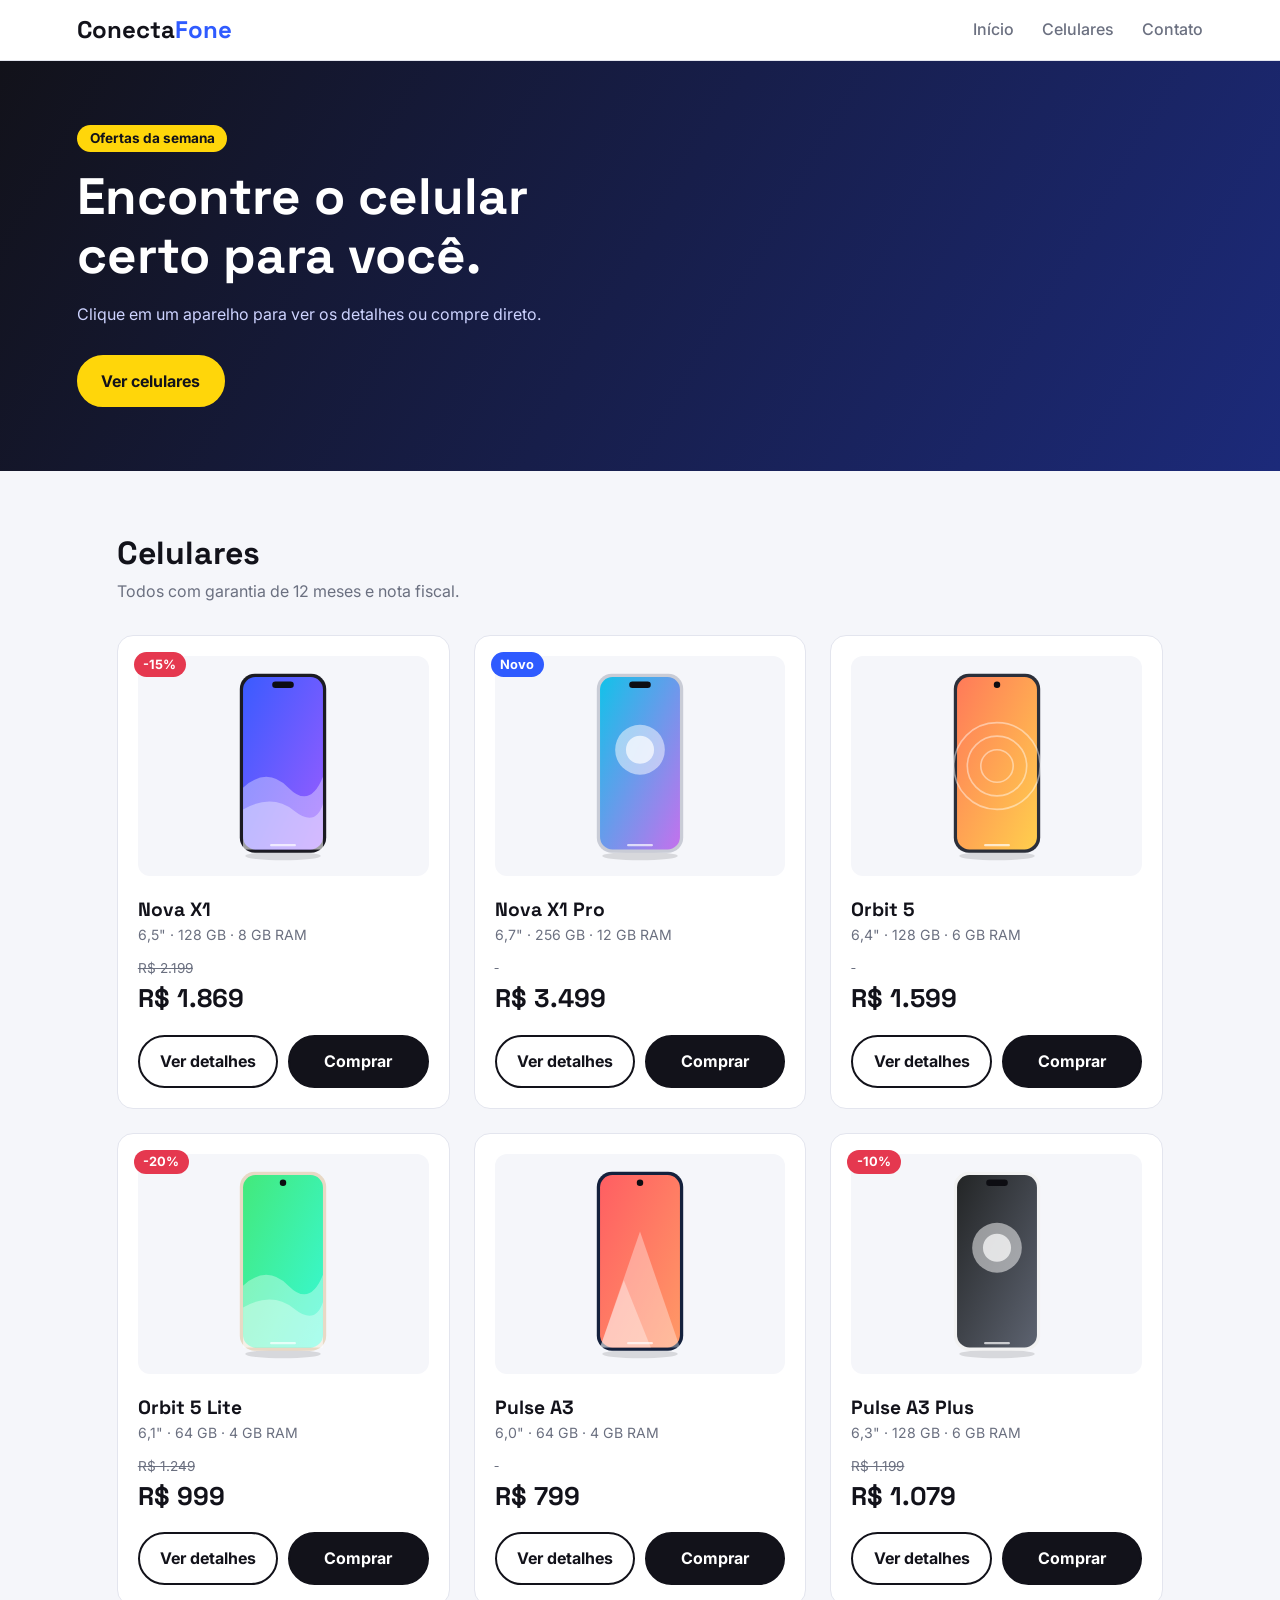
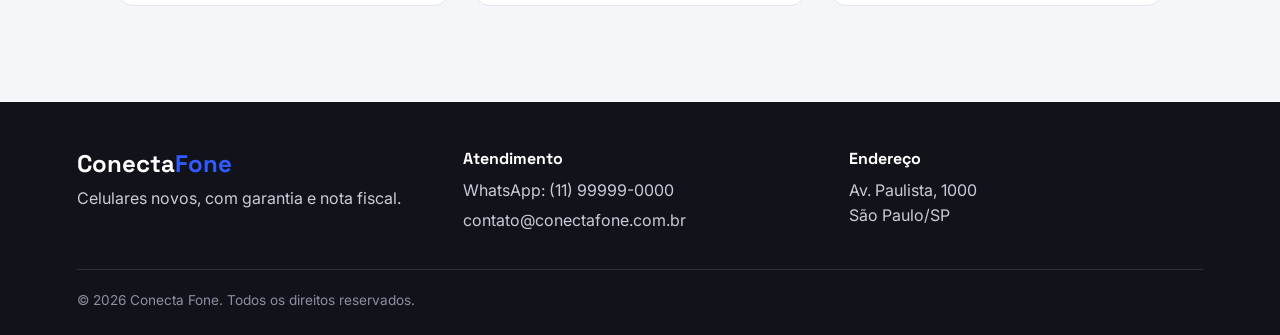
<file: index.html>
<!DOCTYPE html>
<html lang="pt-BR">
<head>
  <meta charset="UTF-8">
  <meta name="viewport" content="width=device-width, initial-scale=1">
  <title>Celulares — Conecta Fone</title>
  <link rel="preconnect" href="https://fonts.googleapis.com">
  <link rel="preconnect" href="https://fonts.gstatic.com" crossorigin>
  <link href="https://fonts.googleapis.com/css2?family=Space+Grotesk:wght@500;700&family=Inter:wght@400;500;600&display=swap" rel="stylesheet">
  <link rel="stylesheet" href="style.css">
</head>
<body>

  <header class="topo">
    <div class="topo__barra">
      <a class="logo" href="index.html">Conecta<span>Fone</span></a>
      <nav class="menu" aria-label="Principal">
        <a href="index.html">Início</a>
        <a href="index.html#produtos">Celulares</a>
        <a href="index.html#contato">Contato</a>
      </nav>
    </div>
  </header>

  <main>
    <section class="destaque">
      <div class="destaque__texto">
        <p class="selo">Ofertas da semana</p>
        <h1>Encontre o celular certo para você.</h1>
        <p>Clique em um aparelho para ver os detalhes ou compre direto.</p>
        <a class="botao" href="#produtos">Ver celulares</a>
      </div>
    </section>

    <section id="produtos" class="secao">
      <h2>Celulares</h2>
      <p class="secao__sub">Todos com garantia de 12 meses e nota fiscal.</p>
      <div class="produtos">

        <article class="produto">
          <span class="etiqueta">-15%</span>
          <a class="produto__link" href="produto-nova-x1.html">
            <img src="images/nova-x1.svg" alt="Celular Nova X1">
            <h3>Nova X1</h3>
          </a>
          <p class="specs">6,5" · 128 GB · 8 GB RAM</p>
          <p class="preco-antigo">R$ 2.199</p>
          <p class="preco">R$ 1.869</p>
          <div class="botoes">
            <a class="botao botao--vazio-escuro" href="produto-nova-x1.html">Ver detalhes</a>
            <a class="botao botao--cheio" href="compra.html#nova-x1">Comprar</a>
          </div>
        </article>

        <article class="produto">
          <span class="etiqueta etiqueta--nova">Novo</span>
          <a class="produto__link" href="produto-nova-x1-pro.html">
            <img src="images/nova-x1-pro.svg" alt="Celular Nova X1 Pro">
            <h3>Nova X1 Pro</h3>
          </a>
          <p class="specs">6,7" · 256 GB · 12 GB RAM</p>
          <p class="preco-antigo">&nbsp;</p>
          <p class="preco">R$ 3.499</p>
          <div class="botoes">
            <a class="botao botao--vazio-escuro" href="produto-nova-x1-pro.html">Ver detalhes</a>
            <a class="botao botao--cheio" href="compra.html#nova-x1-pro">Comprar</a>
          </div>
        </article>

        <article class="produto">
          
          <a class="produto__link" href="produto-orbit-5.html">
            <img src="images/orbit-5.svg" alt="Celular Orbit 5">
            <h3>Orbit 5</h3>
          </a>
          <p class="specs">6,4" · 128 GB · 6 GB RAM</p>
          <p class="preco-antigo">&nbsp;</p>
          <p class="preco">R$ 1.599</p>
          <div class="botoes">
            <a class="botao botao--vazio-escuro" href="produto-orbit-5.html">Ver detalhes</a>
            <a class="botao botao--cheio" href="compra.html#orbit-5">Comprar</a>
          </div>
        </article>

        <article class="produto">
          <span class="etiqueta">-20%</span>
          <a class="produto__link" href="produto-orbit-5-lite.html">
            <img src="images/orbit-5-lite.svg" alt="Celular Orbit 5 Lite">
            <h3>Orbit 5 Lite</h3>
          </a>
          <p class="specs">6,1" · 64 GB · 4 GB RAM</p>
          <p class="preco-antigo">R$ 1.249</p>
          <p class="preco">R$ 999</p>
          <div class="botoes">
            <a class="botao botao--vazio-escuro" href="produto-orbit-5-lite.html">Ver detalhes</a>
            <a class="botao botao--cheio" href="compra.html#orbit-5-lite">Comprar</a>
          </div>
        </article>

        <article class="produto">
          
          <a class="produto__link" href="produto-pulse-a3.html">
            <img src="images/pulse-a3.svg" alt="Celular Pulse A3">
            <h3>Pulse A3</h3>
          </a>
          <p class="specs">6,0" · 64 GB · 4 GB RAM</p>
          <p class="preco-antigo">&nbsp;</p>
          <p class="preco">R$ 799</p>
          <div class="botoes">
            <a class="botao botao--vazio-escuro" href="produto-pulse-a3.html">Ver detalhes</a>
            <a class="botao botao--cheio" href="compra.html#pulse-a3">Comprar</a>
          </div>
        </article>

        <article class="produto">
          <span class="etiqueta">-10%</span>
          <a class="produto__link" href="produto-pulse-a3-plus.html">
            <img src="images/pulse-a3-plus.svg" alt="Celular Pulse A3 Plus">
            <h3>Pulse A3 Plus</h3>
          </a>
          <p class="specs">6,3" · 128 GB · 6 GB RAM</p>
          <p class="preco-antigo">R$ 1.199</p>
          <p class="preco">R$ 1.079</p>
          <div class="botoes">
            <a class="botao botao--vazio-escuro" href="produto-pulse-a3-plus.html">Ver detalhes</a>
            <a class="botao botao--cheio" href="compra.html#pulse-a3-plus">Comprar</a>
          </div>
        </article>

      </div>
    </section>
  </main>

  <footer id="contato" class="rodape">
    <div class="rodape__colunas">
      <div>
        <p class="logo logo--rodape">Conecta<span>Fone</span></p>
        <p>Celulares novos, com garantia e nota fiscal.</p>
      </div>
      <div>
        <h2>Atendimento</h2>
        <ul>
          <li>WhatsApp: (11) 99999-0000</li>
          <li>contato@conectafone.com.br</li>
        </ul>
      </div>
      <div>
        <h2>Endereço</h2>
        <p>Av. Paulista, 1000<br>São Paulo/SP</p>
      </div>
    </div>
    <p class="rodape__copy">© 2026 Conecta Fone. Todos os direitos reservados.</p>
  </footer>

</body>
</html>
</file>
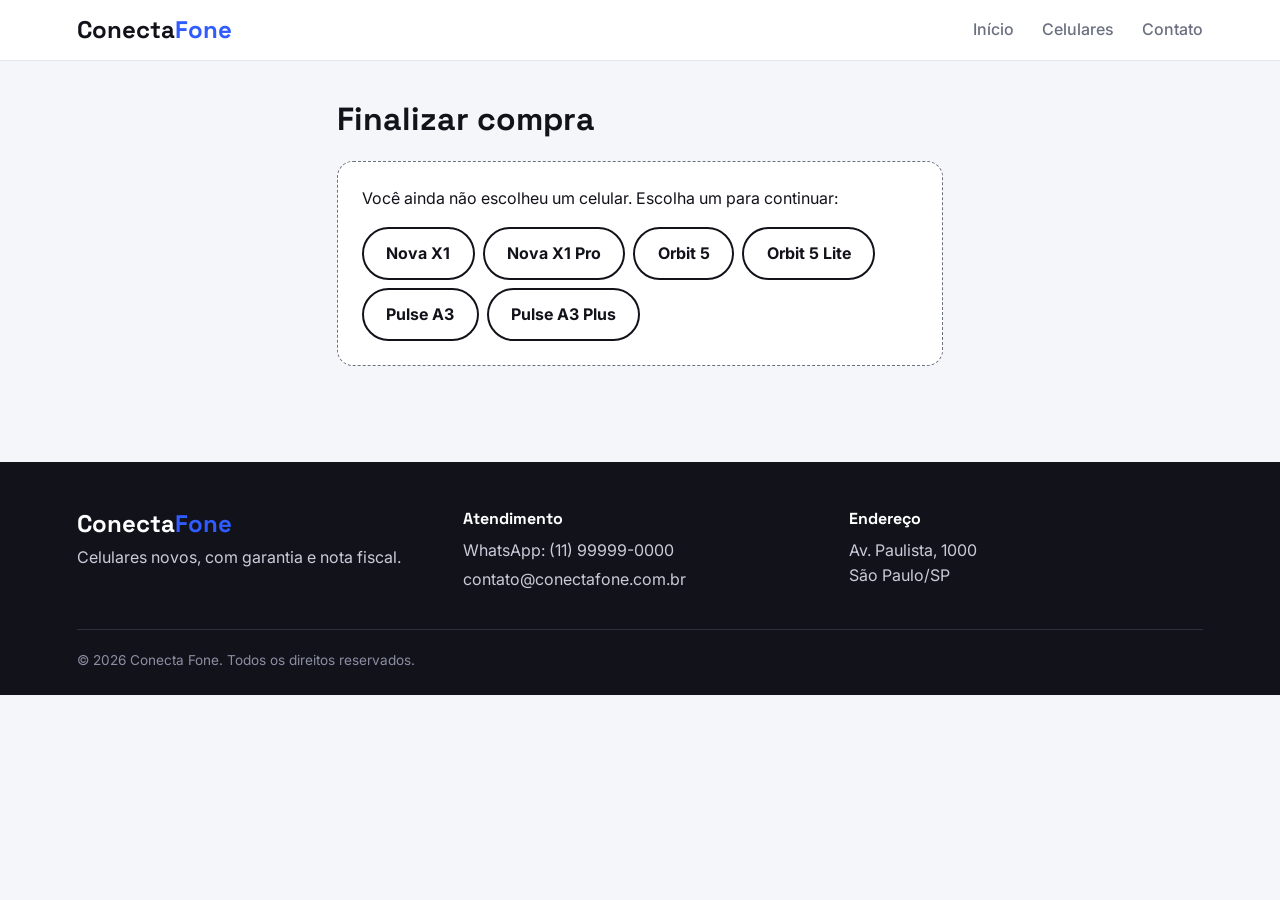
<file: compra.html>
<!DOCTYPE html>
<html lang="pt-BR">
<head>
  <meta charset="UTF-8">
  <meta name="viewport" content="width=device-width, initial-scale=1">
  <title>Compra — Conecta Fone</title>
  <link rel="preconnect" href="https://fonts.googleapis.com">
  <link rel="preconnect" href="https://fonts.gstatic.com" crossorigin>
  <link href="https://fonts.googleapis.com/css2?family=Space+Grotesk:wght@500;700&family=Inter:wght@400;500;600&display=swap" rel="stylesheet">
  <link rel="stylesheet" href="style.css">
</head>
<body>

  <header class="topo">
    <div class="topo__barra">
      <a class="logo" href="index.html">Conecta<span>Fone</span></a>
      <nav class="menu" aria-label="Principal">
        <a href="index.html">Início</a>
        <a href="index.html#produtos">Celulares</a>
        <a href="index.html#contato">Contato</a>
      </nav>
    </div>
  </header>

  <main class="compra">
    <h1>Finalizar compra</h1>

    <section class="vazio">
      <p>Você ainda não escolheu um celular. Escolha um para continuar:</p>
      <ul class="vazio__lista"><li><a class="botao botao--vazio-escuro" href="compra.html#nova-x1">Nova X1</a></li><li><a class="botao botao--vazio-escuro" href="compra.html#nova-x1-pro">Nova X1 Pro</a></li><li><a class="botao botao--vazio-escuro" href="compra.html#orbit-5">Orbit 5</a></li><li><a class="botao botao--vazio-escuro" href="compra.html#orbit-5-lite">Orbit 5 Lite</a></li><li><a class="botao botao--vazio-escuro" href="compra.html#pulse-a3">Pulse A3</a></li><li><a class="botao botao--vazio-escuro" href="compra.html#pulse-a3-plus">Pulse A3 Plus</a></li></ul>
    </section>

    <div class="resumos">

      <article class="resumo" id="nova-x1">
        <img src="images/nova-x1.svg" alt="Celular Nova X1">
        <div>
          <h2>Nova X1</h2>
          <p class="specs">6,5" · 128 GB · 8 GB RAM</p>
          <p class="preco">R$ 1.869</p>
          <p class="parcela">Frete grátis · 12 meses de garantia</p>
          <a class="link" href="produto-nova-x1.html">Ver detalhes do aparelho</a>
        </div>
      </article>

      <article class="resumo" id="nova-x1-pro">
        <img src="images/nova-x1-pro.svg" alt="Celular Nova X1 Pro">
        <div>
          <h2>Nova X1 Pro</h2>
          <p class="specs">6,7" · 256 GB · 12 GB RAM</p>
          <p class="preco">R$ 3.499</p>
          <p class="parcela">Frete grátis · 12 meses de garantia</p>
          <a class="link" href="produto-nova-x1-pro.html">Ver detalhes do aparelho</a>
        </div>
      </article>

      <article class="resumo" id="orbit-5">
        <img src="images/orbit-5.svg" alt="Celular Orbit 5">
        <div>
          <h2>Orbit 5</h2>
          <p class="specs">6,4" · 128 GB · 6 GB RAM</p>
          <p class="preco">R$ 1.599</p>
          <p class="parcela">Frete grátis · 12 meses de garantia</p>
          <a class="link" href="produto-orbit-5.html">Ver detalhes do aparelho</a>
        </div>
      </article>

      <article class="resumo" id="orbit-5-lite">
        <img src="images/orbit-5-lite.svg" alt="Celular Orbit 5 Lite">
        <div>
          <h2>Orbit 5 Lite</h2>
          <p class="specs">6,1" · 64 GB · 4 GB RAM</p>
          <p class="preco">R$ 999</p>
          <p class="parcela">Frete grátis · 12 meses de garantia</p>
          <a class="link" href="produto-orbit-5-lite.html">Ver detalhes do aparelho</a>
        </div>
      </article>

      <article class="resumo" id="pulse-a3">
        <img src="images/pulse-a3.svg" alt="Celular Pulse A3">
        <div>
          <h2>Pulse A3</h2>
          <p class="specs">6,0" · 64 GB · 4 GB RAM</p>
          <p class="preco">R$ 799</p>
          <p class="parcela">Frete grátis · 12 meses de garantia</p>
          <a class="link" href="produto-pulse-a3.html">Ver detalhes do aparelho</a>
        </div>
      </article>

      <article class="resumo" id="pulse-a3-plus">
        <img src="images/pulse-a3-plus.svg" alt="Celular Pulse A3 Plus">
        <div>
          <h2>Pulse A3 Plus</h2>
          <p class="specs">6,3" · 128 GB · 6 GB RAM</p>
          <p class="preco">R$ 1.079</p>
          <p class="parcela">Frete grátis · 12 meses de garantia</p>
          <a class="link" href="produto-pulse-a3-plus.html">Ver detalhes do aparelho</a>
        </div>
      </article>

    </div>

    <form class="dados" action="pedido.html" method="get">
      <h2>Seus dados</h2>

      <label for="nome">Nome completo</label>
      <input id="nome" name="nome" type="text" required>

      <label for="email">E-mail</label>
      <input id="email" name="email" type="email" required>

      <label for="endereco">Endereço de entrega</label>
      <input id="endereco" name="endereco" type="text" required>

      <fieldset>
        <legend>Forma de pagamento</legend>
        <label class="opcao"><input type="radio" name="pagamento" value="pix" checked> Pix</label>
        <label class="opcao"><input type="radio" name="pagamento" value="cartao"> Cartão de crédito (até 12x)</label>
        <label class="opcao"><input type="radio" name="pagamento" value="boleto"> Boleto</label>
      </fieldset>

      <div class="botoes">
        <button class="botao botao--cheio" type="submit">Confirmar pedido</button>
        <a class="botao botao--vazio-escuro" href="index.html#produtos">Continuar comprando</a>
      </div>
    </form>
  </main>

  <footer id="contato" class="rodape">
    <div class="rodape__colunas">
      <div>
        <p class="logo logo--rodape">Conecta<span>Fone</span></p>
        <p>Celulares novos, com garantia e nota fiscal.</p>
      </div>
      <div>
        <h2>Atendimento</h2>
        <ul>
          <li>WhatsApp: (11) 99999-0000</li>
          <li>contato@conectafone.com.br</li>
        </ul>
      </div>
      <div>
        <h2>Endereço</h2>
        <p>Av. Paulista, 1000<br>São Paulo/SP</p>
      </div>
    </div>
    <p class="rodape__copy">© 2026 Conecta Fone. Todos os direitos reservados.</p>
  </footer>

</body>
</html>
</file>
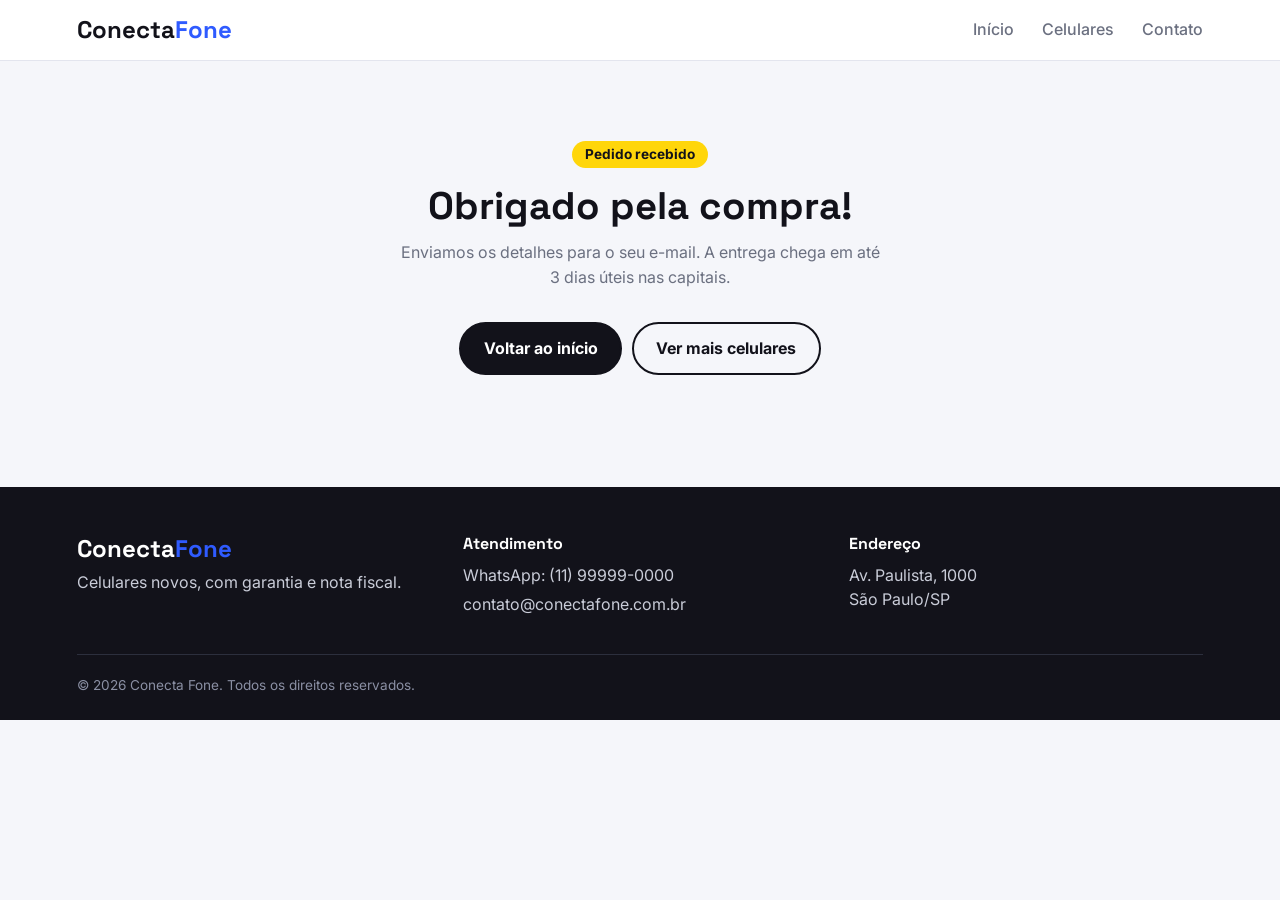
<file: pedido.html>
<!DOCTYPE html>
<html lang="pt-BR">
<head>
  <meta charset="UTF-8">
  <meta name="viewport" content="width=device-width, initial-scale=1">
  <title>Pedido confirmado — Conecta Fone</title>
  <link rel="preconnect" href="https://fonts.googleapis.com">
  <link rel="preconnect" href="https://fonts.gstatic.com" crossorigin>
  <link href="https://fonts.googleapis.com/css2?family=Space+Grotesk:wght@500;700&family=Inter:wght@400;500;600&display=swap" rel="stylesheet">
  <link rel="stylesheet" href="style.css">
</head>
<body>

  <header class="topo">
    <div class="topo__barra">
      <a class="logo" href="index.html">Conecta<span>Fone</span></a>
      <nav class="menu" aria-label="Principal">
        <a href="index.html">Início</a>
        <a href="index.html#produtos">Celulares</a>
        <a href="index.html#contato">Contato</a>
      </nav>
    </div>
  </header>

  <main class="pedido">
    <p class="selo">Pedido recebido</p>
    <h1>Obrigado pela compra!</h1>
    <p>Enviamos os detalhes para o seu e-mail. A entrega chega em até 3 dias úteis nas capitais.</p>
    <div class="botoes botoes--centro">
      <a class="botao botao--cheio" href="index.html">Voltar ao início</a>
      <a class="botao botao--vazio-escuro" href="index.html#produtos">Ver mais celulares</a>
    </div>
  </main>

  <footer id="contato" class="rodape">
    <div class="rodape__colunas">
      <div>
        <p class="logo logo--rodape">Conecta<span>Fone</span></p>
        <p>Celulares novos, com garantia e nota fiscal.</p>
      </div>
      <div>
        <h2>Atendimento</h2>
        <ul>
          <li>WhatsApp: (11) 99999-0000</li>
          <li>contato@conectafone.com.br</li>
        </ul>
      </div>
      <div>
        <h2>Endereço</h2>
        <p>Av. Paulista, 1000<br>São Paulo/SP</p>
      </div>
    </div>
    <p class="rodape__copy">© 2026 Conecta Fone. Todos os direitos reservados.</p>
  </footer>

</body>
</html>
</file>
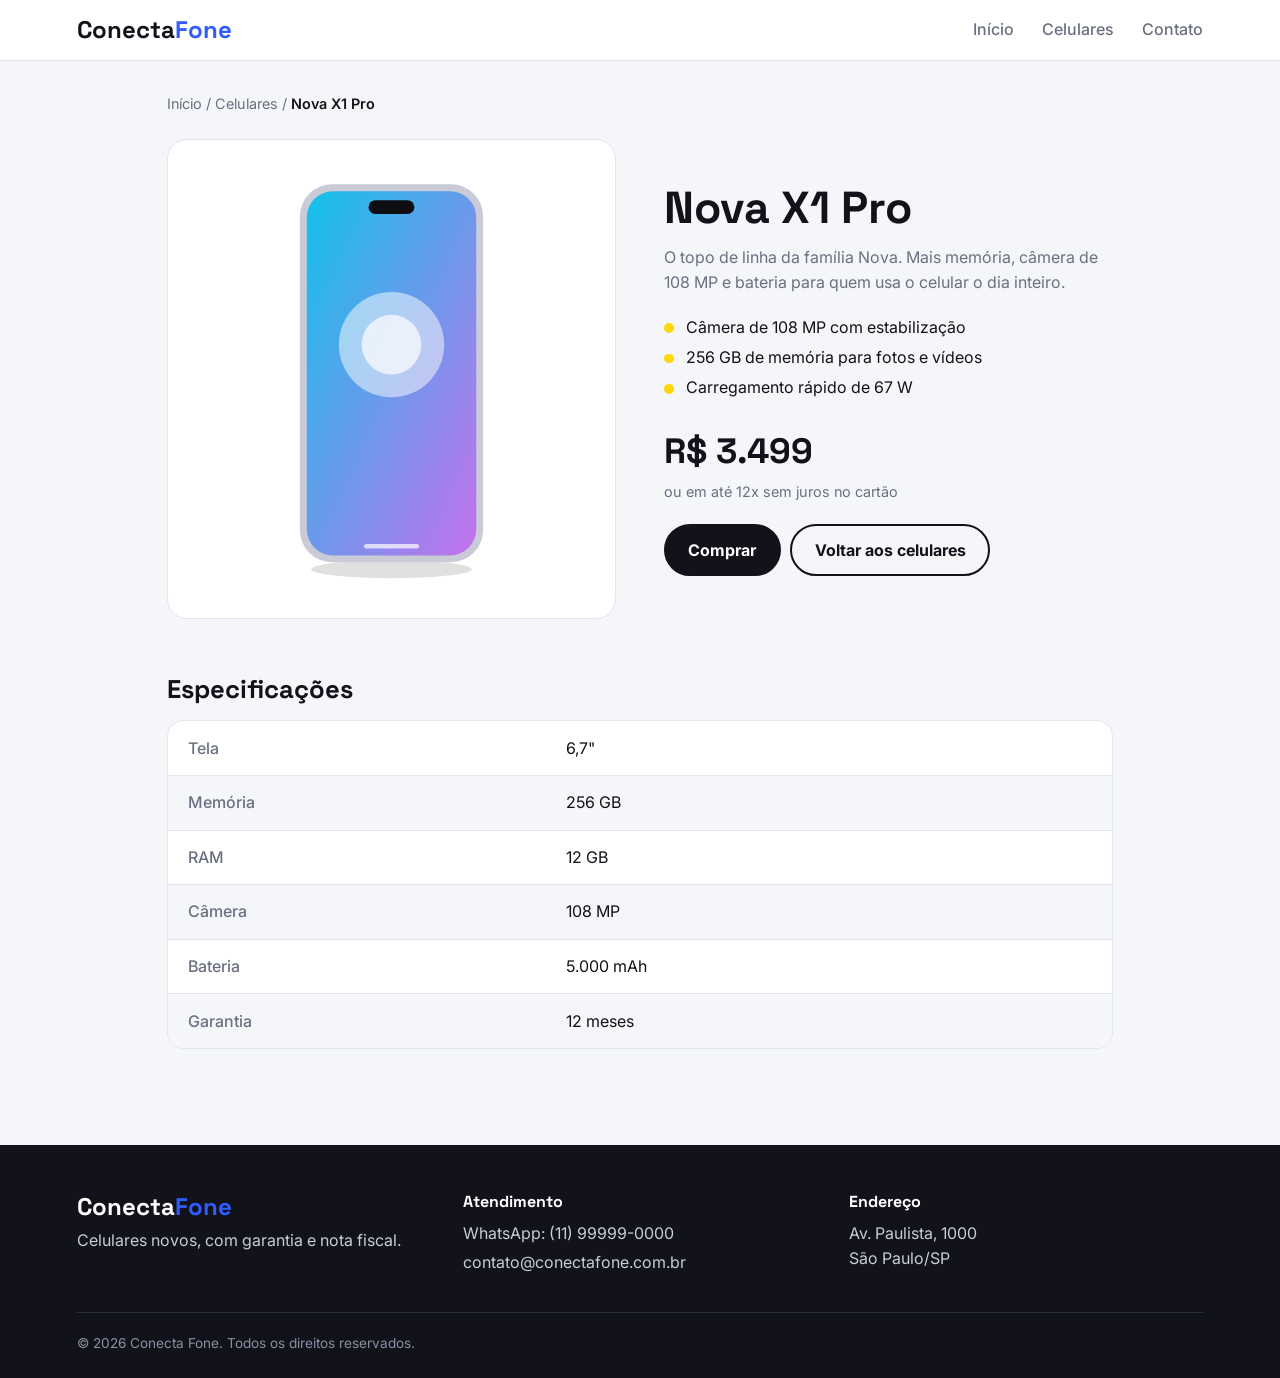
<file: produto-nova-x1-pro.html>
<!DOCTYPE html>
<html lang="pt-BR">
<head>
  <meta charset="UTF-8">
  <meta name="viewport" content="width=device-width, initial-scale=1">
  <title>Nova X1 Pro — Conecta Fone</title>
  <link rel="preconnect" href="https://fonts.googleapis.com">
  <link rel="preconnect" href="https://fonts.gstatic.com" crossorigin>
  <link href="https://fonts.googleapis.com/css2?family=Space+Grotesk:wght@500;700&family=Inter:wght@400;500;600&display=swap" rel="stylesheet">
  <link rel="stylesheet" href="style.css">
</head>
<body>

  <header class="topo">
    <div class="topo__barra">
      <a class="logo" href="index.html">Conecta<span>Fone</span></a>
      <nav class="menu" aria-label="Principal">
        <a href="index.html">Início</a>
        <a href="index.html#produtos">Celulares</a>
        <a href="index.html#contato">Contato</a>
      </nav>
    </div>
  </header>

  <main class="detalhe">
    <nav class="migalhas" aria-label="Você está em">
      <a href="index.html">Início</a> / <a href="index.html#produtos">Celulares</a> / <span>Nova X1 Pro</span>
    </nav>

    <section class="detalhe__topo">
      <img src="images/nova-x1-pro.svg" alt="Celular Nova X1 Pro">
      <div class="detalhe__info">
        <h1>Nova X1 Pro</h1>
        <p class="detalhe__desc">O topo de linha da família Nova. Mais memória, câmera de 108 MP e bateria para quem usa o celular o dia inteiro.</p>
        <ul class="destaques"><li>Câmera de 108 MP com estabilização</li><li>256 GB de memória para fotos e vídeos</li><li>Carregamento rápido de 67 W</li></ul>
        
        <p class="preco preco--grande">R$ 3.499</p>
        <p class="parcela">ou em até 12x sem juros no cartão</p>
        <div class="botoes">
          <a class="botao botao--cheio" href="compra.html#nova-x1-pro">Comprar</a>
          <a class="botao botao--vazio-escuro" href="index.html#produtos">Voltar aos celulares</a>
        </div>
      </div>
    </section>

    <section class="detalhe__specs">
      <h2>Especificações</h2>
      <div class="tabela-wrap">
        <table class="tabela">
          <tbody>
            <tr><th scope="row">Tela</th><td>6,7"</td></tr>
            <tr><th scope="row">Memória</th><td>256 GB</td></tr>
            <tr><th scope="row">RAM</th><td>12 GB</td></tr>
            <tr><th scope="row">Câmera</th><td>108 MP</td></tr>
            <tr><th scope="row">Bateria</th><td>5.000 mAh</td></tr>
            <tr><th scope="row">Garantia</th><td>12 meses</td></tr>
          </tbody>
        </table>
      </div>
    </section>
  </main>

  <footer id="contato" class="rodape">
    <div class="rodape__colunas">
      <div>
        <p class="logo logo--rodape">Conecta<span>Fone</span></p>
        <p>Celulares novos, com garantia e nota fiscal.</p>
      </div>
      <div>
        <h2>Atendimento</h2>
        <ul>
          <li>WhatsApp: (11) 99999-0000</li>
          <li>contato@conectafone.com.br</li>
        </ul>
      </div>
      <div>
        <h2>Endereço</h2>
        <p>Av. Paulista, 1000<br>São Paulo/SP</p>
      </div>
    </div>
    <p class="rodape__copy">© 2026 Conecta Fone. Todos os direitos reservados.</p>
  </footer>

</body>
</html>
</file>
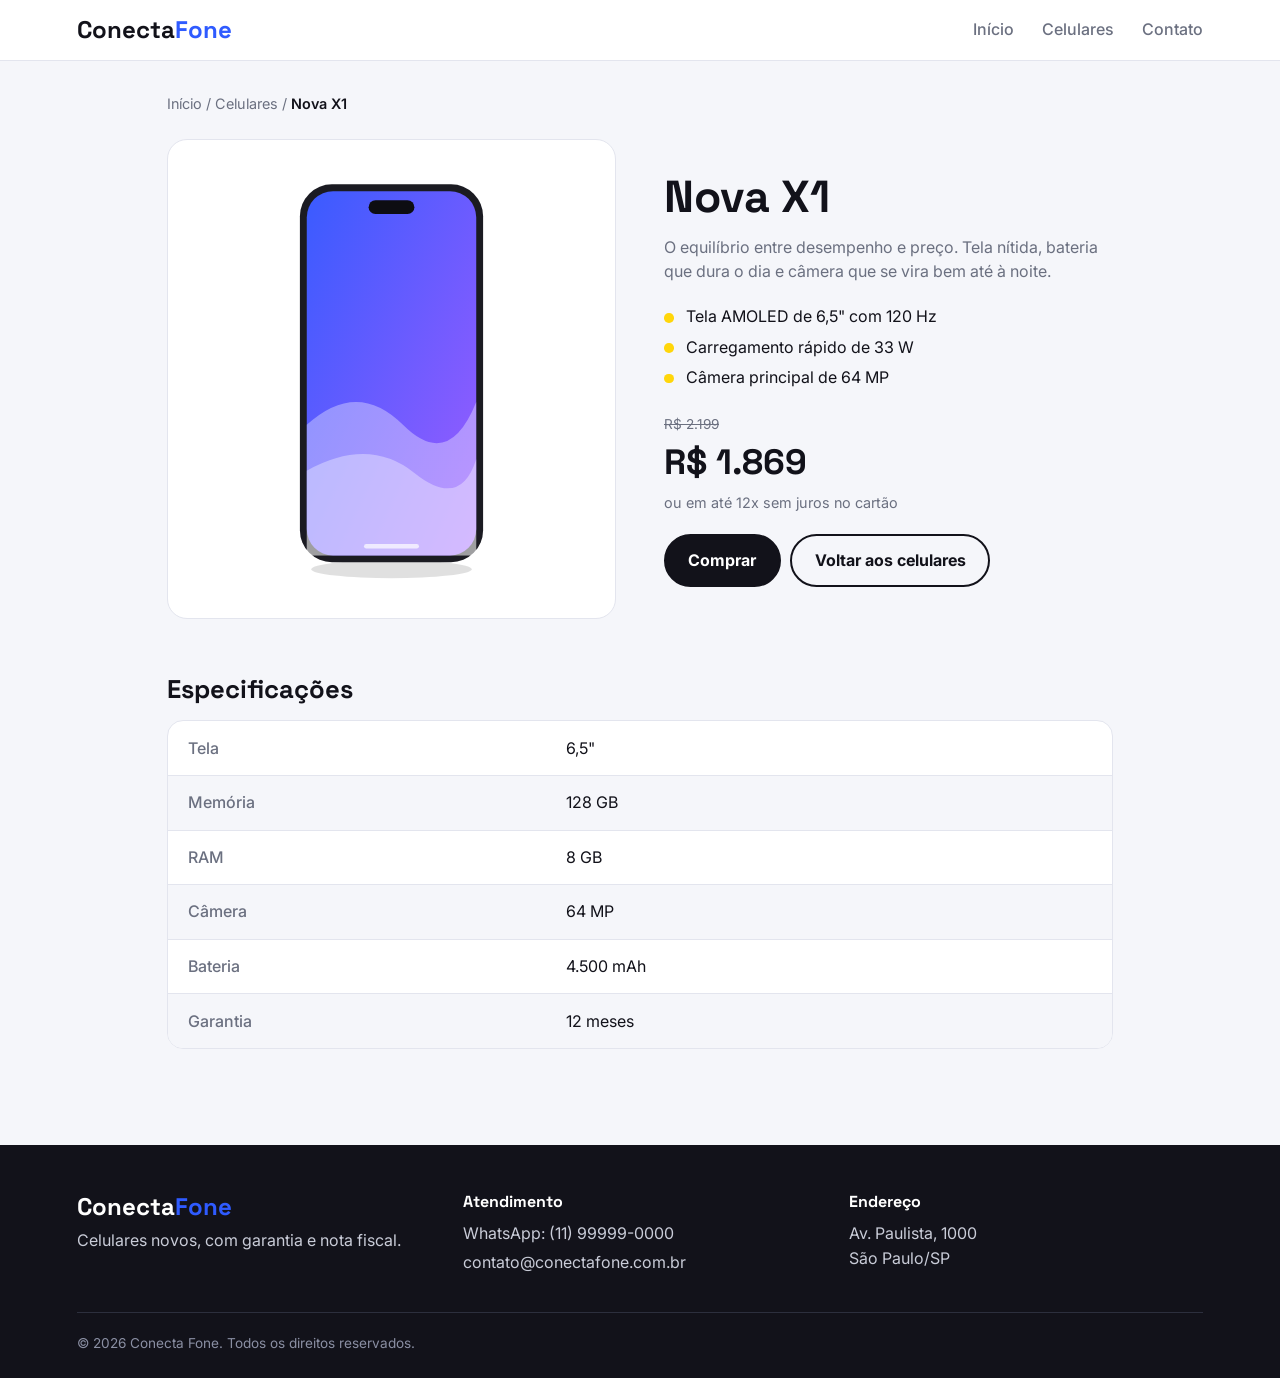
<file: produto-nova-x1.html>
<!DOCTYPE html>
<html lang="pt-BR">
<head>
  <meta charset="UTF-8">
  <meta name="viewport" content="width=device-width, initial-scale=1">
  <title>Nova X1 — Conecta Fone</title>
  <link rel="preconnect" href="https://fonts.googleapis.com">
  <link rel="preconnect" href="https://fonts.gstatic.com" crossorigin>
  <link href="https://fonts.googleapis.com/css2?family=Space+Grotesk:wght@500;700&family=Inter:wght@400;500;600&display=swap" rel="stylesheet">
  <link rel="stylesheet" href="style.css">
</head>
<body>

  <header class="topo">
    <div class="topo__barra">
      <a class="logo" href="index.html">Conecta<span>Fone</span></a>
      <nav class="menu" aria-label="Principal">
        <a href="index.html">Início</a>
        <a href="index.html#produtos">Celulares</a>
        <a href="index.html#contato">Contato</a>
      </nav>
    </div>
  </header>

  <main class="detalhe">
    <nav class="migalhas" aria-label="Você está em">
      <a href="index.html">Início</a> / <a href="index.html#produtos">Celulares</a> / <span>Nova X1</span>
    </nav>

    <section class="detalhe__topo">
      <img src="images/nova-x1.svg" alt="Celular Nova X1">
      <div class="detalhe__info">
        <h1>Nova X1</h1>
        <p class="detalhe__desc">O equilíbrio entre desempenho e preço. Tela nítida, bateria que dura o dia e câmera que se vira bem até à noite.</p>
        <ul class="destaques"><li>Tela AMOLED de 6,5" com 120 Hz</li><li>Carregamento rápido de 33 W</li><li>Câmera principal de 64 MP</li></ul>
        <p class="preco-antigo">R$ 2.199</p>
        <p class="preco preco--grande">R$ 1.869</p>
        <p class="parcela">ou em até 12x sem juros no cartão</p>
        <div class="botoes">
          <a class="botao botao--cheio" href="compra.html#nova-x1">Comprar</a>
          <a class="botao botao--vazio-escuro" href="index.html#produtos">Voltar aos celulares</a>
        </div>
      </div>
    </section>

    <section class="detalhe__specs">
      <h2>Especificações</h2>
      <div class="tabela-wrap">
        <table class="tabela">
          <tbody>
            <tr><th scope="row">Tela</th><td>6,5"</td></tr>
            <tr><th scope="row">Memória</th><td>128 GB</td></tr>
            <tr><th scope="row">RAM</th><td>8 GB</td></tr>
            <tr><th scope="row">Câmera</th><td>64 MP</td></tr>
            <tr><th scope="row">Bateria</th><td>4.500 mAh</td></tr>
            <tr><th scope="row">Garantia</th><td>12 meses</td></tr>
          </tbody>
        </table>
      </div>
    </section>
  </main>

  <footer id="contato" class="rodape">
    <div class="rodape__colunas">
      <div>
        <p class="logo logo--rodape">Conecta<span>Fone</span></p>
        <p>Celulares novos, com garantia e nota fiscal.</p>
      </div>
      <div>
        <h2>Atendimento</h2>
        <ul>
          <li>WhatsApp: (11) 99999-0000</li>
          <li>contato@conectafone.com.br</li>
        </ul>
      </div>
      <div>
        <h2>Endereço</h2>
        <p>Av. Paulista, 1000<br>São Paulo/SP</p>
      </div>
    </div>
    <p class="rodape__copy">© 2026 Conecta Fone. Todos os direitos reservados.</p>
  </footer>

</body>
</html>
</file>
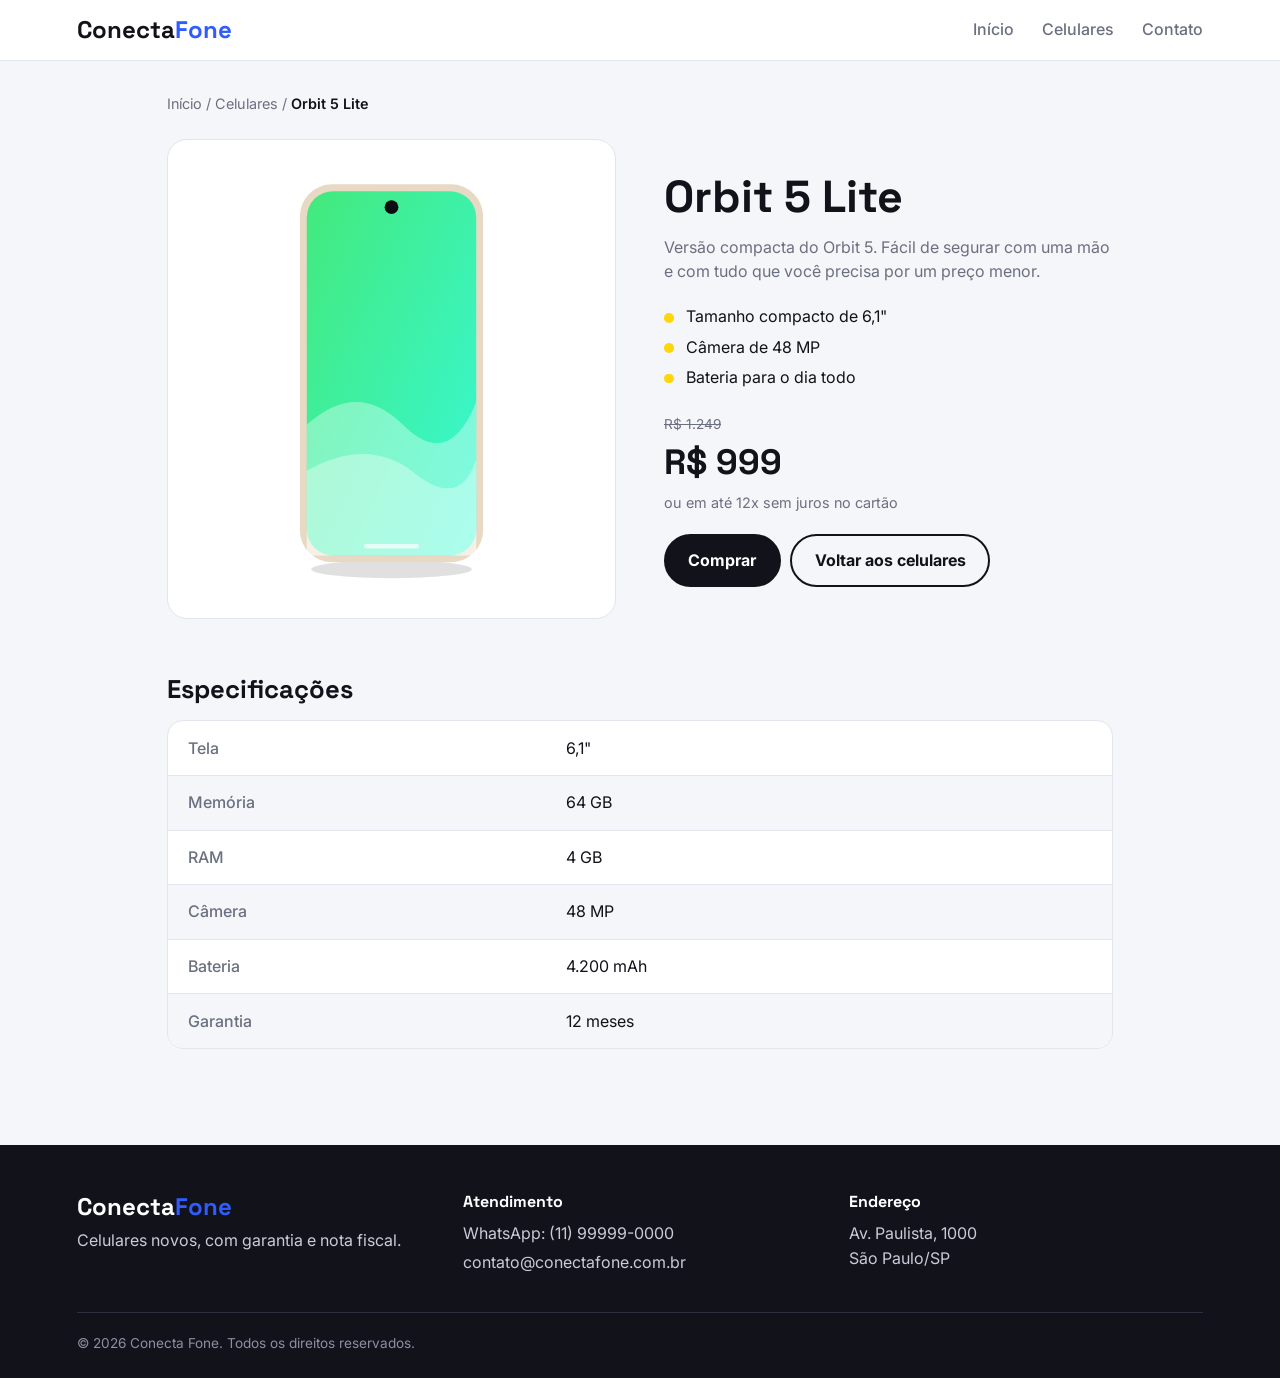
<file: produto-orbit-5-lite.html>
<!DOCTYPE html>
<html lang="pt-BR">
<head>
  <meta charset="UTF-8">
  <meta name="viewport" content="width=device-width, initial-scale=1">
  <title>Orbit 5 Lite — Conecta Fone</title>
  <link rel="preconnect" href="https://fonts.googleapis.com">
  <link rel="preconnect" href="https://fonts.gstatic.com" crossorigin>
  <link href="https://fonts.googleapis.com/css2?family=Space+Grotesk:wght@500;700&family=Inter:wght@400;500;600&display=swap" rel="stylesheet">
  <link rel="stylesheet" href="style.css">
</head>
<body>

  <header class="topo">
    <div class="topo__barra">
      <a class="logo" href="index.html">Conecta<span>Fone</span></a>
      <nav class="menu" aria-label="Principal">
        <a href="index.html">Início</a>
        <a href="index.html#produtos">Celulares</a>
        <a href="index.html#contato">Contato</a>
      </nav>
    </div>
  </header>

  <main class="detalhe">
    <nav class="migalhas" aria-label="Você está em">
      <a href="index.html">Início</a> / <a href="index.html#produtos">Celulares</a> / <span>Orbit 5 Lite</span>
    </nav>

    <section class="detalhe__topo">
      <img src="images/orbit-5-lite.svg" alt="Celular Orbit 5 Lite">
      <div class="detalhe__info">
        <h1>Orbit 5 Lite</h1>
        <p class="detalhe__desc">Versão compacta do Orbit 5. Fácil de segurar com uma mão e com tudo que você precisa por um preço menor.</p>
        <ul class="destaques"><li>Tamanho compacto de 6,1"</li><li>Câmera de 48 MP</li><li>Bateria para o dia todo</li></ul>
        <p class="preco-antigo">R$ 1.249</p>
        <p class="preco preco--grande">R$ 999</p>
        <p class="parcela">ou em até 12x sem juros no cartão</p>
        <div class="botoes">
          <a class="botao botao--cheio" href="compra.html#orbit-5-lite">Comprar</a>
          <a class="botao botao--vazio-escuro" href="index.html#produtos">Voltar aos celulares</a>
        </div>
      </div>
    </section>

    <section class="detalhe__specs">
      <h2>Especificações</h2>
      <div class="tabela-wrap">
        <table class="tabela">
          <tbody>
            <tr><th scope="row">Tela</th><td>6,1"</td></tr>
            <tr><th scope="row">Memória</th><td>64 GB</td></tr>
            <tr><th scope="row">RAM</th><td>4 GB</td></tr>
            <tr><th scope="row">Câmera</th><td>48 MP</td></tr>
            <tr><th scope="row">Bateria</th><td>4.200 mAh</td></tr>
            <tr><th scope="row">Garantia</th><td>12 meses</td></tr>
          </tbody>
        </table>
      </div>
    </section>
  </main>

  <footer id="contato" class="rodape">
    <div class="rodape__colunas">
      <div>
        <p class="logo logo--rodape">Conecta<span>Fone</span></p>
        <p>Celulares novos, com garantia e nota fiscal.</p>
      </div>
      <div>
        <h2>Atendimento</h2>
        <ul>
          <li>WhatsApp: (11) 99999-0000</li>
          <li>contato@conectafone.com.br</li>
        </ul>
      </div>
      <div>
        <h2>Endereço</h2>
        <p>Av. Paulista, 1000<br>São Paulo/SP</p>
      </div>
    </div>
    <p class="rodape__copy">© 2026 Conecta Fone. Todos os direitos reservados.</p>
  </footer>

</body>
</html>
</file>
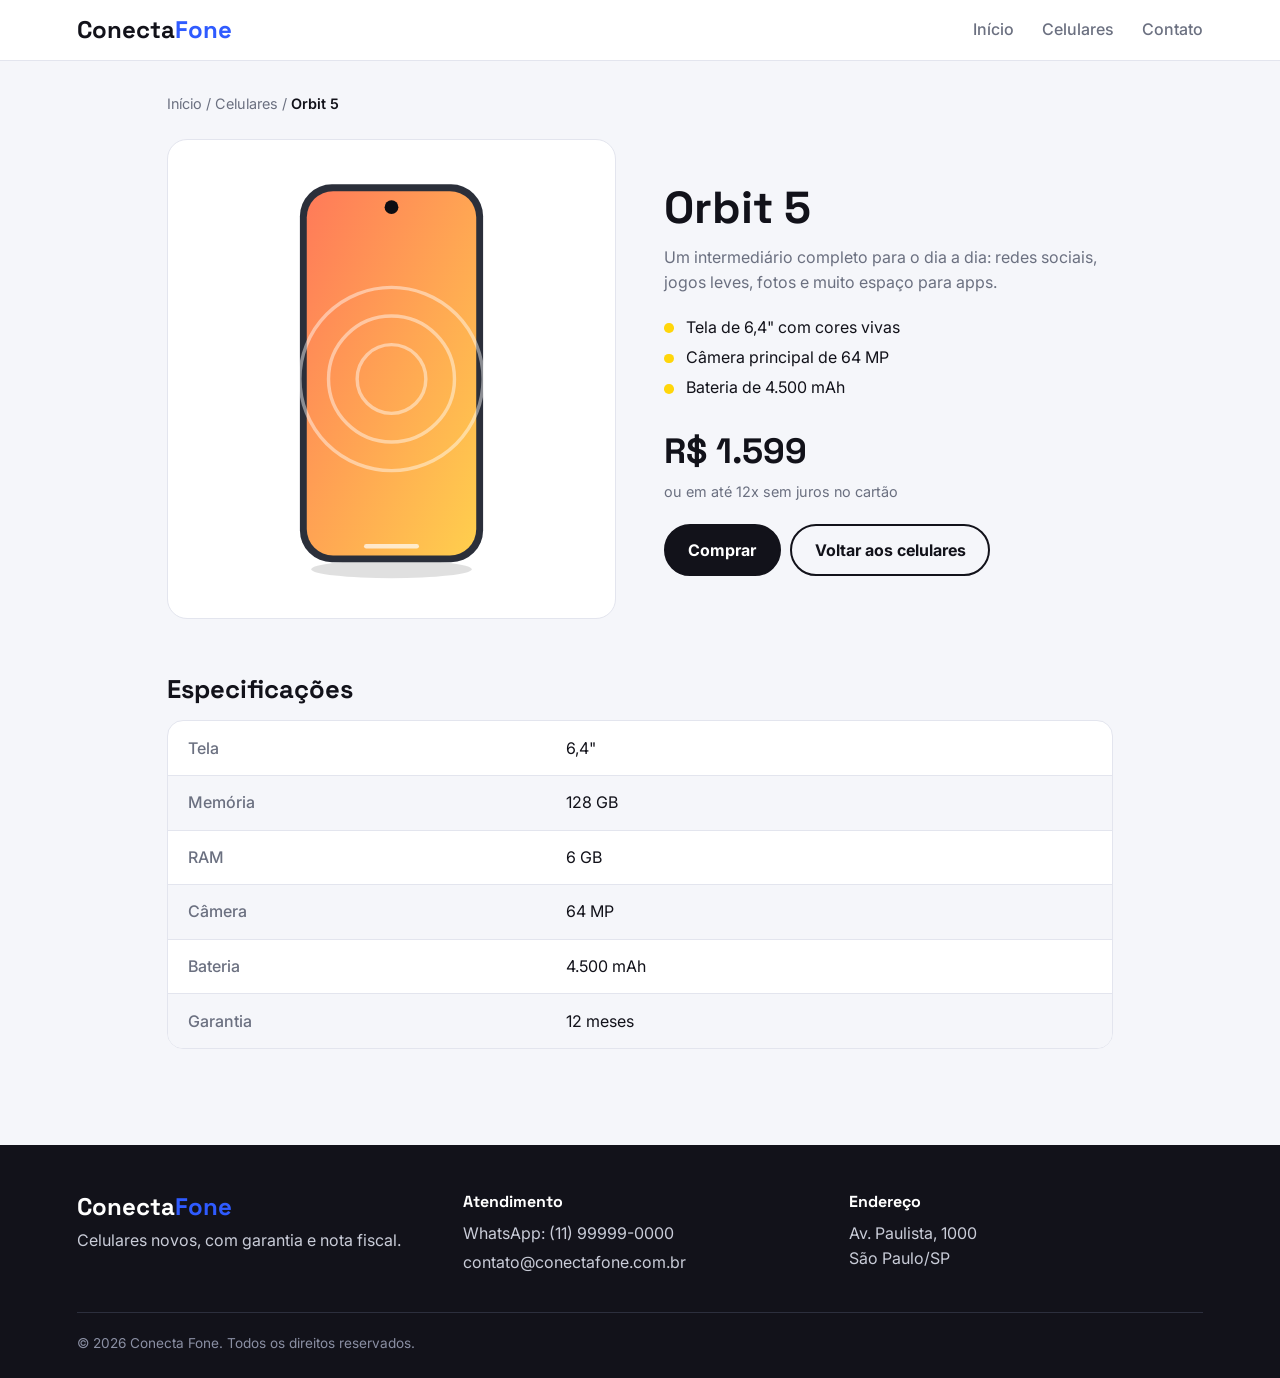
<file: produto-orbit-5.html>
<!DOCTYPE html>
<html lang="pt-BR">
<head>
  <meta charset="UTF-8">
  <meta name="viewport" content="width=device-width, initial-scale=1">
  <title>Orbit 5 — Conecta Fone</title>
  <link rel="preconnect" href="https://fonts.googleapis.com">
  <link rel="preconnect" href="https://fonts.gstatic.com" crossorigin>
  <link href="https://fonts.googleapis.com/css2?family=Space+Grotesk:wght@500;700&family=Inter:wght@400;500;600&display=swap" rel="stylesheet">
  <link rel="stylesheet" href="style.css">
</head>
<body>

  <header class="topo">
    <div class="topo__barra">
      <a class="logo" href="index.html">Conecta<span>Fone</span></a>
      <nav class="menu" aria-label="Principal">
        <a href="index.html">Início</a>
        <a href="index.html#produtos">Celulares</a>
        <a href="index.html#contato">Contato</a>
      </nav>
    </div>
  </header>

  <main class="detalhe">
    <nav class="migalhas" aria-label="Você está em">
      <a href="index.html">Início</a> / <a href="index.html#produtos">Celulares</a> / <span>Orbit 5</span>
    </nav>

    <section class="detalhe__topo">
      <img src="images/orbit-5.svg" alt="Celular Orbit 5">
      <div class="detalhe__info">
        <h1>Orbit 5</h1>
        <p class="detalhe__desc">Um intermediário completo para o dia a dia: redes sociais, jogos leves, fotos e muito espaço para apps.</p>
        <ul class="destaques"><li>Tela de 6,4" com cores vivas</li><li>Câmera principal de 64 MP</li><li>Bateria de 4.500 mAh</li></ul>
        
        <p class="preco preco--grande">R$ 1.599</p>
        <p class="parcela">ou em até 12x sem juros no cartão</p>
        <div class="botoes">
          <a class="botao botao--cheio" href="compra.html#orbit-5">Comprar</a>
          <a class="botao botao--vazio-escuro" href="index.html#produtos">Voltar aos celulares</a>
        </div>
      </div>
    </section>

    <section class="detalhe__specs">
      <h2>Especificações</h2>
      <div class="tabela-wrap">
        <table class="tabela">
          <tbody>
            <tr><th scope="row">Tela</th><td>6,4"</td></tr>
            <tr><th scope="row">Memória</th><td>128 GB</td></tr>
            <tr><th scope="row">RAM</th><td>6 GB</td></tr>
            <tr><th scope="row">Câmera</th><td>64 MP</td></tr>
            <tr><th scope="row">Bateria</th><td>4.500 mAh</td></tr>
            <tr><th scope="row">Garantia</th><td>12 meses</td></tr>
          </tbody>
        </table>
      </div>
    </section>
  </main>

  <footer id="contato" class="rodape">
    <div class="rodape__colunas">
      <div>
        <p class="logo logo--rodape">Conecta<span>Fone</span></p>
        <p>Celulares novos, com garantia e nota fiscal.</p>
      </div>
      <div>
        <h2>Atendimento</h2>
        <ul>
          <li>WhatsApp: (11) 99999-0000</li>
          <li>contato@conectafone.com.br</li>
        </ul>
      </div>
      <div>
        <h2>Endereço</h2>
        <p>Av. Paulista, 1000<br>São Paulo/SP</p>
      </div>
    </div>
    <p class="rodape__copy">© 2026 Conecta Fone. Todos os direitos reservados.</p>
  </footer>

</body>
</html>
</file>
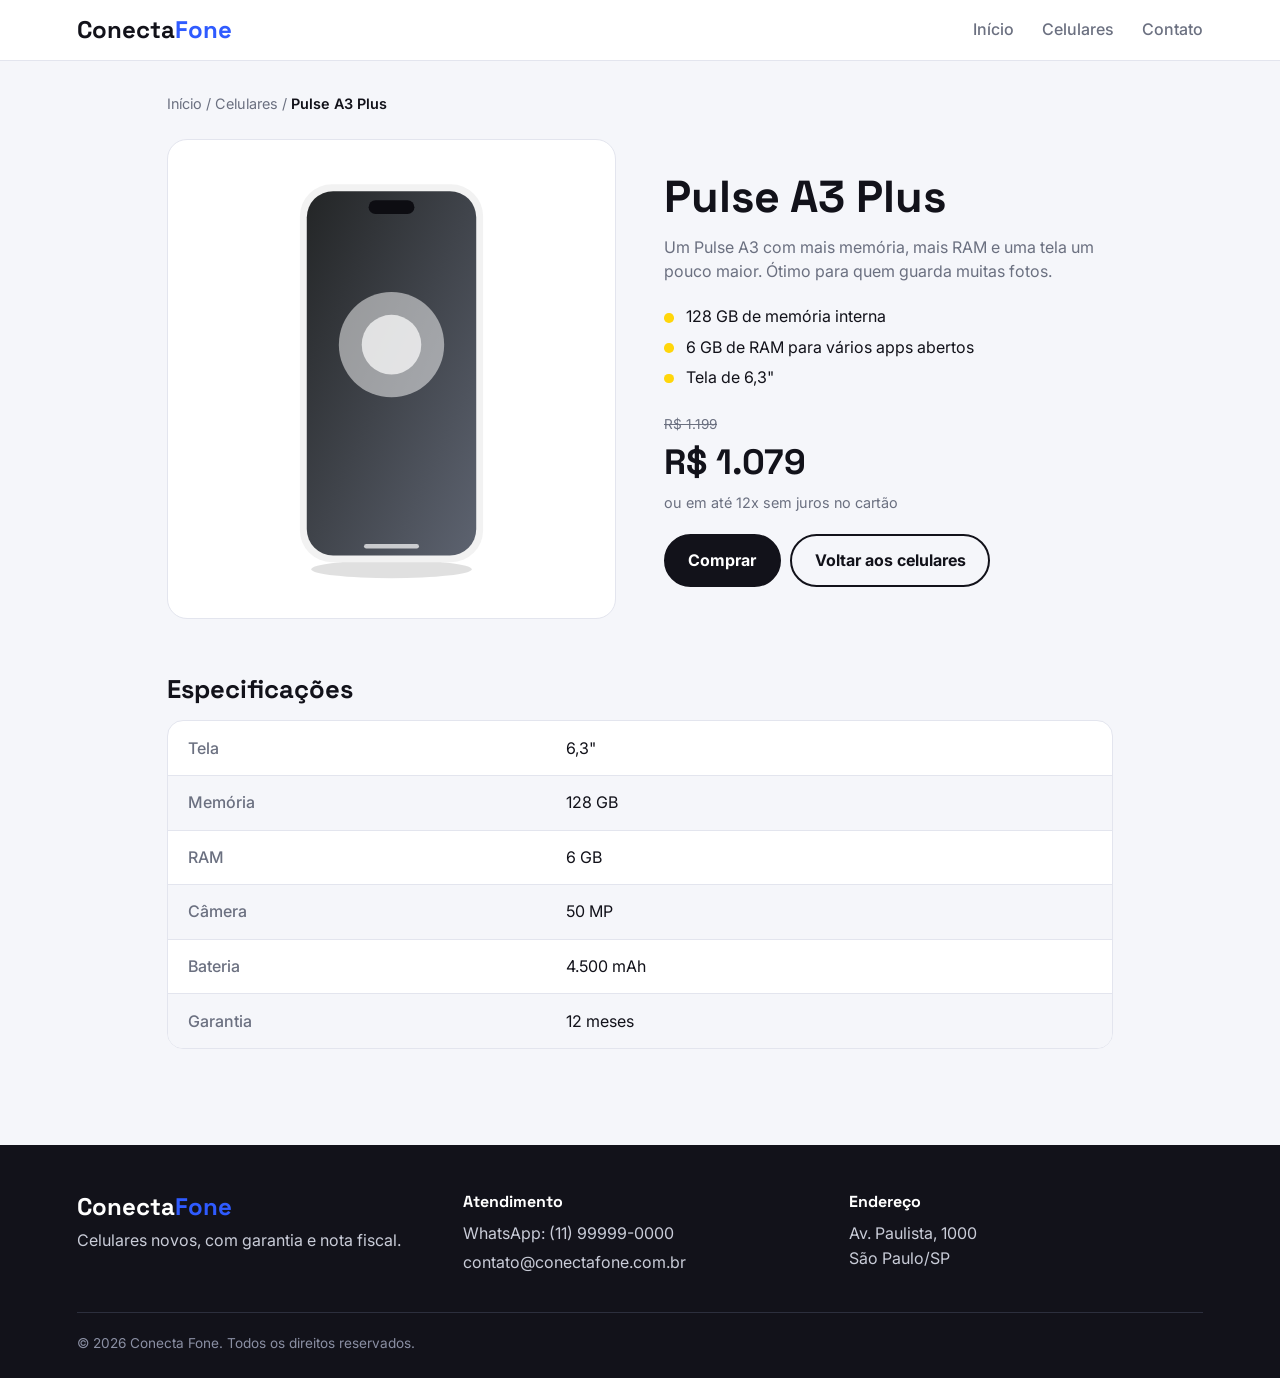
<file: produto-pulse-a3-plus.html>
<!DOCTYPE html>
<html lang="pt-BR">
<head>
  <meta charset="UTF-8">
  <meta name="viewport" content="width=device-width, initial-scale=1">
  <title>Pulse A3 Plus — Conecta Fone</title>
  <link rel="preconnect" href="https://fonts.googleapis.com">
  <link rel="preconnect" href="https://fonts.gstatic.com" crossorigin>
  <link href="https://fonts.googleapis.com/css2?family=Space+Grotesk:wght@500;700&family=Inter:wght@400;500;600&display=swap" rel="stylesheet">
  <link rel="stylesheet" href="style.css">
</head>
<body>

  <header class="topo">
    <div class="topo__barra">
      <a class="logo" href="index.html">Conecta<span>Fone</span></a>
      <nav class="menu" aria-label="Principal">
        <a href="index.html">Início</a>
        <a href="index.html#produtos">Celulares</a>
        <a href="index.html#contato">Contato</a>
      </nav>
    </div>
  </header>

  <main class="detalhe">
    <nav class="migalhas" aria-label="Você está em">
      <a href="index.html">Início</a> / <a href="index.html#produtos">Celulares</a> / <span>Pulse A3 Plus</span>
    </nav>

    <section class="detalhe__topo">
      <img src="images/pulse-a3-plus.svg" alt="Celular Pulse A3 Plus">
      <div class="detalhe__info">
        <h1>Pulse A3 Plus</h1>
        <p class="detalhe__desc">Um Pulse A3 com mais memória, mais RAM e uma tela um pouco maior. Ótimo para quem guarda muitas fotos.</p>
        <ul class="destaques"><li>128 GB de memória interna</li><li>6 GB de RAM para vários apps abertos</li><li>Tela de 6,3"</li></ul>
        <p class="preco-antigo">R$ 1.199</p>
        <p class="preco preco--grande">R$ 1.079</p>
        <p class="parcela">ou em até 12x sem juros no cartão</p>
        <div class="botoes">
          <a class="botao botao--cheio" href="compra.html#pulse-a3-plus">Comprar</a>
          <a class="botao botao--vazio-escuro" href="index.html#produtos">Voltar aos celulares</a>
        </div>
      </div>
    </section>

    <section class="detalhe__specs">
      <h2>Especificações</h2>
      <div class="tabela-wrap">
        <table class="tabela">
          <tbody>
            <tr><th scope="row">Tela</th><td>6,3"</td></tr>
            <tr><th scope="row">Memória</th><td>128 GB</td></tr>
            <tr><th scope="row">RAM</th><td>6 GB</td></tr>
            <tr><th scope="row">Câmera</th><td>50 MP</td></tr>
            <tr><th scope="row">Bateria</th><td>4.500 mAh</td></tr>
            <tr><th scope="row">Garantia</th><td>12 meses</td></tr>
          </tbody>
        </table>
      </div>
    </section>
  </main>

  <footer id="contato" class="rodape">
    <div class="rodape__colunas">
      <div>
        <p class="logo logo--rodape">Conecta<span>Fone</span></p>
        <p>Celulares novos, com garantia e nota fiscal.</p>
      </div>
      <div>
        <h2>Atendimento</h2>
        <ul>
          <li>WhatsApp: (11) 99999-0000</li>
          <li>contato@conectafone.com.br</li>
        </ul>
      </div>
      <div>
        <h2>Endereço</h2>
        <p>Av. Paulista, 1000<br>São Paulo/SP</p>
      </div>
    </div>
    <p class="rodape__copy">© 2026 Conecta Fone. Todos os direitos reservados.</p>
  </footer>

</body>
</html>
</file>
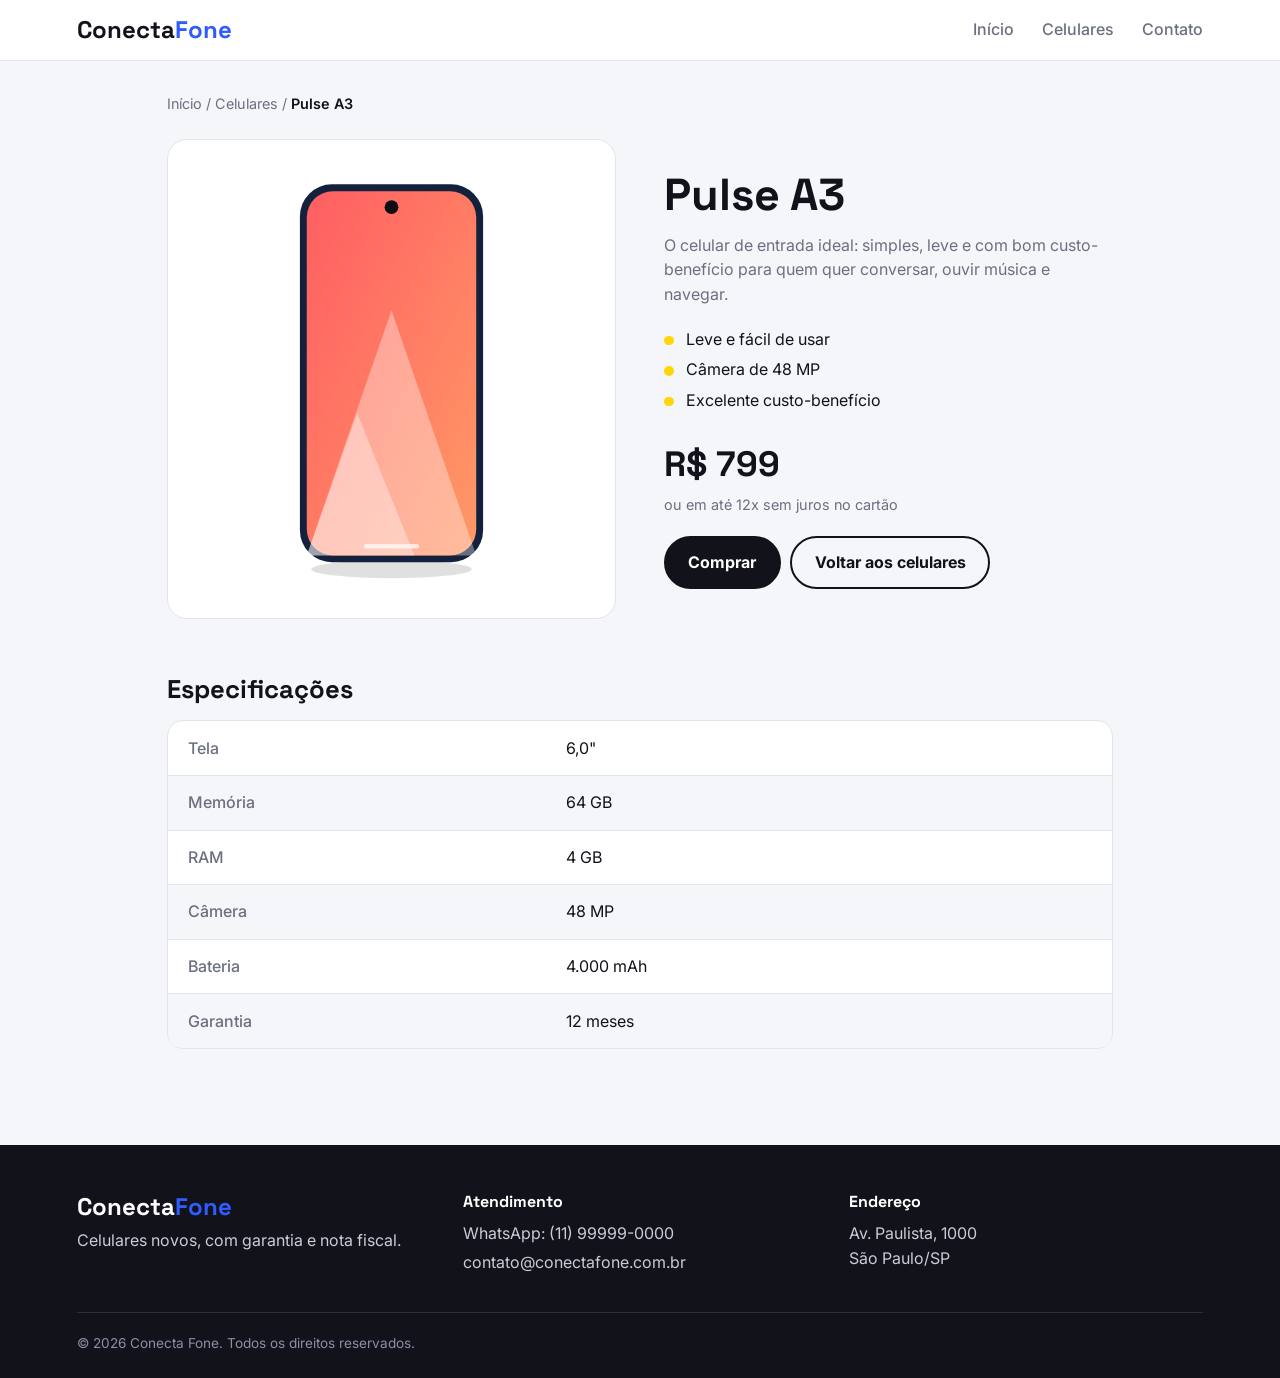
<file: produto-pulse-a3.html>
<!DOCTYPE html>
<html lang="pt-BR">
<head>
  <meta charset="UTF-8">
  <meta name="viewport" content="width=device-width, initial-scale=1">
  <title>Pulse A3 — Conecta Fone</title>
  <link rel="preconnect" href="https://fonts.googleapis.com">
  <link rel="preconnect" href="https://fonts.gstatic.com" crossorigin>
  <link href="https://fonts.googleapis.com/css2?family=Space+Grotesk:wght@500;700&family=Inter:wght@400;500;600&display=swap" rel="stylesheet">
  <link rel="stylesheet" href="style.css">
</head>
<body>

  <header class="topo">
    <div class="topo__barra">
      <a class="logo" href="index.html">Conecta<span>Fone</span></a>
      <nav class="menu" aria-label="Principal">
        <a href="index.html">Início</a>
        <a href="index.html#produtos">Celulares</a>
        <a href="index.html#contato">Contato</a>
      </nav>
    </div>
  </header>

  <main class="detalhe">
    <nav class="migalhas" aria-label="Você está em">
      <a href="index.html">Início</a> / <a href="index.html#produtos">Celulares</a> / <span>Pulse A3</span>
    </nav>

    <section class="detalhe__topo">
      <img src="images/pulse-a3.svg" alt="Celular Pulse A3">
      <div class="detalhe__info">
        <h1>Pulse A3</h1>
        <p class="detalhe__desc">O celular de entrada ideal: simples, leve e com bom custo-benefício para quem quer conversar, ouvir música e navegar.</p>
        <ul class="destaques"><li>Leve e fácil de usar</li><li>Câmera de 48 MP</li><li>Excelente custo-benefício</li></ul>
        
        <p class="preco preco--grande">R$ 799</p>
        <p class="parcela">ou em até 12x sem juros no cartão</p>
        <div class="botoes">
          <a class="botao botao--cheio" href="compra.html#pulse-a3">Comprar</a>
          <a class="botao botao--vazio-escuro" href="index.html#produtos">Voltar aos celulares</a>
        </div>
      </div>
    </section>

    <section class="detalhe__specs">
      <h2>Especificações</h2>
      <div class="tabela-wrap">
        <table class="tabela">
          <tbody>
            <tr><th scope="row">Tela</th><td>6,0"</td></tr>
            <tr><th scope="row">Memória</th><td>64 GB</td></tr>
            <tr><th scope="row">RAM</th><td>4 GB</td></tr>
            <tr><th scope="row">Câmera</th><td>48 MP</td></tr>
            <tr><th scope="row">Bateria</th><td>4.000 mAh</td></tr>
            <tr><th scope="row">Garantia</th><td>12 meses</td></tr>
          </tbody>
        </table>
      </div>
    </section>
  </main>

  <footer id="contato" class="rodape">
    <div class="rodape__colunas">
      <div>
        <p class="logo logo--rodape">Conecta<span>Fone</span></p>
        <p>Celulares novos, com garantia e nota fiscal.</p>
      </div>
      <div>
        <h2>Atendimento</h2>
        <ul>
          <li>WhatsApp: (11) 99999-0000</li>
          <li>contato@conectafone.com.br</li>
        </ul>
      </div>
      <div>
        <h2>Endereço</h2>
        <p>Av. Paulista, 1000<br>São Paulo/SP</p>
      </div>
    </div>
    <p class="rodape__copy">© 2026 Conecta Fone. Todos os direitos reservados.</p>
  </footer>

</body>
</html>
</file>
<file: style.css>
:root {
  --tinta: #12121a;
  --azul: #2f5bff;
  --amarelo: #ffd60a;
  --fundo: #f5f6fa;
  --branco: #ffffff;
  --cinza: #6b7080;
  --borda: #e3e5ee;
}

* { box-sizing: border-box; margin: 0; padding: 0; }
html { scroll-behavior: smooth; scroll-padding-top: 90px; }

body {
  font-family: "Inter", system-ui, sans-serif;
  color: var(--tinta);
  background: var(--fundo);
  line-height: 1.55;
}

h1, h2, h3, .logo { font-family: "Space Grotesk", system-ui, sans-serif; line-height: 1.15; }
a { color: inherit; }
ul { list-style: none; }
a:focus-visible, button:focus-visible, input:focus-visible { outline: 3px solid var(--azul); outline-offset: 3px; }

/* ---------- Header ---------- */
.topo { position: sticky; top: 0; z-index: 10; background: var(--branco); border-bottom: 1px solid var(--borda); }
.topo__barra { display: flex; align-items: center; justify-content: space-between; gap: 1.5rem; padding: 1rem 6%; }
.logo { font-size: 1.5rem; font-weight: 700; text-decoration: none; }
.logo span { color: var(--azul); }
.menu { display: flex; gap: 1.75rem; }
.menu a { text-decoration: none; font-weight: 500; color: var(--cinza); }
.menu a:hover { color: var(--tinta); }

/* ---------- Botões ---------- */
.botoes { display: flex; flex-wrap: wrap; gap: .6rem; }
.botoes--centro { justify-content: center; }
.botao {
  display: inline-block; padding: .75rem 1.4rem; border-radius: 999px;
  background: var(--amarelo); color: var(--tinta); font: inherit; font-weight: 700;
  text-decoration: none; text-align: center; cursor: pointer;
  border: 2px solid var(--amarelo);
}
.botao:hover { filter: brightness(.95); }
.botao--cheio { background: var(--tinta); color: #fff; border-color: var(--tinta); }
.botao--cheio:hover { background: var(--azul); border-color: var(--azul); filter: none; }
.botao--vazio-escuro { background: transparent; color: var(--tinta); border-color: var(--tinta); }
.botao--vazio-escuro:hover { background: var(--tinta); color: #fff; filter: none; }

/* ---------- Home ---------- */
.destaque { padding: 4rem 6%; color: #fff; background: linear-gradient(120deg, #12121a 0%, #1c2a7a 100%); }
.destaque__texto { max-width: 34rem; }
.selo {
  display: inline-block; background: var(--amarelo); color: var(--tinta);
  font-weight: 700; font-size: .85rem; padding: .2rem .8rem; border-radius: 999px; margin-bottom: 1rem;
}
.destaque h1 { font-size: clamp(2rem, 4.5vw, 3.2rem); margin-bottom: 1rem; }
.destaque p:not(.selo) { color: #cdd3ff; margin-bottom: 1.75rem; }

.secao { padding: 4rem 6%; max-width: 1200px; margin: 0 auto; }
.secao h2 { font-size: 2rem; }
.secao__sub { color: var(--cinza); margin: .4rem 0 2rem; }

.produtos { display: grid; grid-template-columns: repeat(auto-fill, minmax(260px, 1fr)); gap: 1.5rem; }
.produto {
  position: relative; background: var(--branco); border: 1px solid var(--borda);
  border-radius: 16px; padding: 1.25rem; display: flex; flex-direction: column;
}
.produto:hover { border-color: var(--azul); }
.produto__link { text-decoration: none; }
.produto__link:hover h3 { color: var(--azul); }
.produto img { width: 100%; height: 220px; object-fit: contain; margin-bottom: 1rem; background: var(--fundo); border-radius: 12px; padding: .75rem; }
.produto h3 { font-size: 1.2rem; }
.specs { color: var(--cinza); font-size: .88rem; margin: .2rem 0 .75rem; }
.preco-antigo { color: var(--cinza); text-decoration: line-through; font-size: .85rem; }
.preco { font-family: "Space Grotesk", sans-serif; font-weight: 700; font-size: 1.6rem; margin-bottom: 1rem; }
.produto .botoes { margin-top: auto; }
.produto .botao { flex: 1; padding-inline: .8rem; }
.etiqueta {
  position: absolute; top: 1rem; left: 1rem; z-index: 1;
  background: #e5384f; color: #fff; font-size: .8rem; font-weight: 700;
  padding: .15rem .6rem; border-radius: 999px;
}
.etiqueta--nova { background: var(--azul); }

/* ---------- Página do produto ---------- */
.detalhe { max-width: 1100px; margin: 0 auto; padding: 2rem 6% 4rem; }
.migalhas { font-size: .9rem; color: var(--cinza); margin-bottom: 1.5rem; }
.migalhas a { text-decoration: none; }
.migalhas a:hover { color: var(--azul); text-decoration: underline; }
.migalhas span { color: var(--tinta); font-weight: 600; }

.detalhe__topo { display: grid; grid-template-columns: 1fr 1fr; gap: 3rem; align-items: center; }
.detalhe__topo img {
  width: 100%; max-height: 480px; object-fit: contain;
  background: var(--branco); border: 1px solid var(--borda); border-radius: 20px; padding: 2rem;
}
.detalhe h1 { font-size: clamp(2rem, 4vw, 2.8rem); margin-bottom: .75rem; }
.detalhe__desc { color: var(--cinza); margin-bottom: 1.25rem; }
.destaques { margin-bottom: 1.5rem; }
.destaques li { padding-left: 1.4rem; margin-bottom: .35rem; position: relative; }
.destaques li::before { content: ""; position: absolute; left: 0; top: .55em; width: .6rem; height: .6rem; border-radius: 50%; background: var(--amarelo); }
.preco--grande { font-size: 2.2rem; margin-bottom: .15rem; }
.parcela { color: var(--cinza); font-size: .9rem; margin-bottom: 1.25rem; }

.detalhe__specs { margin-top: 3.5rem; }
.detalhe__specs h2 { font-size: 1.6rem; margin-bottom: 1rem; }
.tabela-wrap { overflow-x: auto; border: 1px solid var(--borda); border-radius: 16px; background: var(--branco); }
.tabela { width: 100%; border-collapse: collapse; }
.tabela th, .tabela td { padding: .9rem 1.25rem; text-align: left; border-bottom: 1px solid var(--borda); }
.tabela th { color: var(--cinza); font-weight: 500; width: 40%; }
.tabela tr:last-child th, .tabela tr:last-child td { border-bottom: 0; }
.tabela tr:nth-child(even) { background: var(--fundo); }

/* ---------- Página de compra ---------- */
.compra { max-width: 760px; margin: 0 auto; padding: 2.5rem 6% 4rem; }
.compra h1 { font-size: 2rem; margin-bottom: 1.5rem; }

.vazio { background: var(--branco); border: 1px dashed var(--cinza); border-radius: 16px; padding: 1.5rem; }
.vazio__lista { display: flex; flex-wrap: wrap; gap: .5rem; margin-top: 1rem; }

/* Mostra só o produto que veio no link (compra.html#nome-do-produto) */
.resumo { display: none; }
.resumo:target {
  display: grid; grid-template-columns: 140px 1fr; gap: 1.5rem; align-items: center;
  background: var(--branco); border: 1px solid var(--borda); border-radius: 16px; padding: 1.25rem;
}
.resumo img { width: 100%; height: 160px; object-fit: contain; background: var(--fundo); border-radius: 12px; padding: .5rem; }
.resumo h2 { font-size: 1.4rem; }
.resumo .preco { margin-bottom: .25rem; }
.link { color: var(--azul); font-weight: 600; }

.dados { display: none; margin-top: 2rem; }
.compra:has(.resumo:target) .dados { display: block; }
.compra:has(.resumo:target) .vazio { display: none; }
.dados h2 { font-size: 1.4rem; margin-bottom: 1rem; }
.dados label { display: block; font-weight: 600; margin: 1rem 0 .3rem; }
.dados input[type="text"], .dados input[type="email"] {
  width: 100%; padding: .8rem 1rem; border: 1px solid var(--borda); border-radius: 10px; font: inherit; background: var(--branco);
}
.dados fieldset { border: 1px solid var(--borda); border-radius: 12px; padding: .5rem 1rem 1rem; margin: 1.5rem 0; background: var(--branco); }
.dados legend { font-weight: 600; padding: 0 .4rem; }
.dados .opcao { font-weight: 400; margin: .5rem 0 0; }
.dados .opcao input { margin-right: .5rem; accent-color: var(--azul); }

/* ---------- Pedido confirmado ---------- */
.pedido { max-width: 640px; margin: 0 auto; padding: 5rem 6%; text-align: center; }
.pedido h1 { font-size: 2.4rem; margin-bottom: .75rem; }
.pedido p:not(.selo) { color: var(--cinza); margin-bottom: 2rem; }

/* ---------- Footer ---------- */
.rodape { background: var(--tinta); color: #c9ccd8; padding: 3rem 6% 1.5rem; margin-top: 2rem; }
.rodape__colunas { display: grid; grid-template-columns: repeat(auto-fit, minmax(200px, 1fr)); gap: 2rem; max-width: 1200px; margin: 0 auto; }
.logo--rodape { color: #fff; margin-bottom: .5rem; }
.rodape h2 { font-size: 1rem; color: #fff; margin-bottom: .6rem; }
.rodape li { margin-bottom: .3rem; }
.rodape__copy { max-width: 1200px; margin: 2rem auto 0; padding-top: 1.25rem; border-top: 1px solid #2c2f3d; font-size: .85rem; color: #8a8fa3; }

/* ---------- Responsivo ---------- */
@media (max-width: 800px) {
  .detalhe__topo { grid-template-columns: 1fr; gap: 1.5rem; }
  .resumo:target { grid-template-columns: 100px 1fr; }
  .menu { gap: 1rem; font-size: .9rem; }
}

@media (prefers-reduced-motion: reduce) {
  html { scroll-behavior: auto; }
}
</file>
